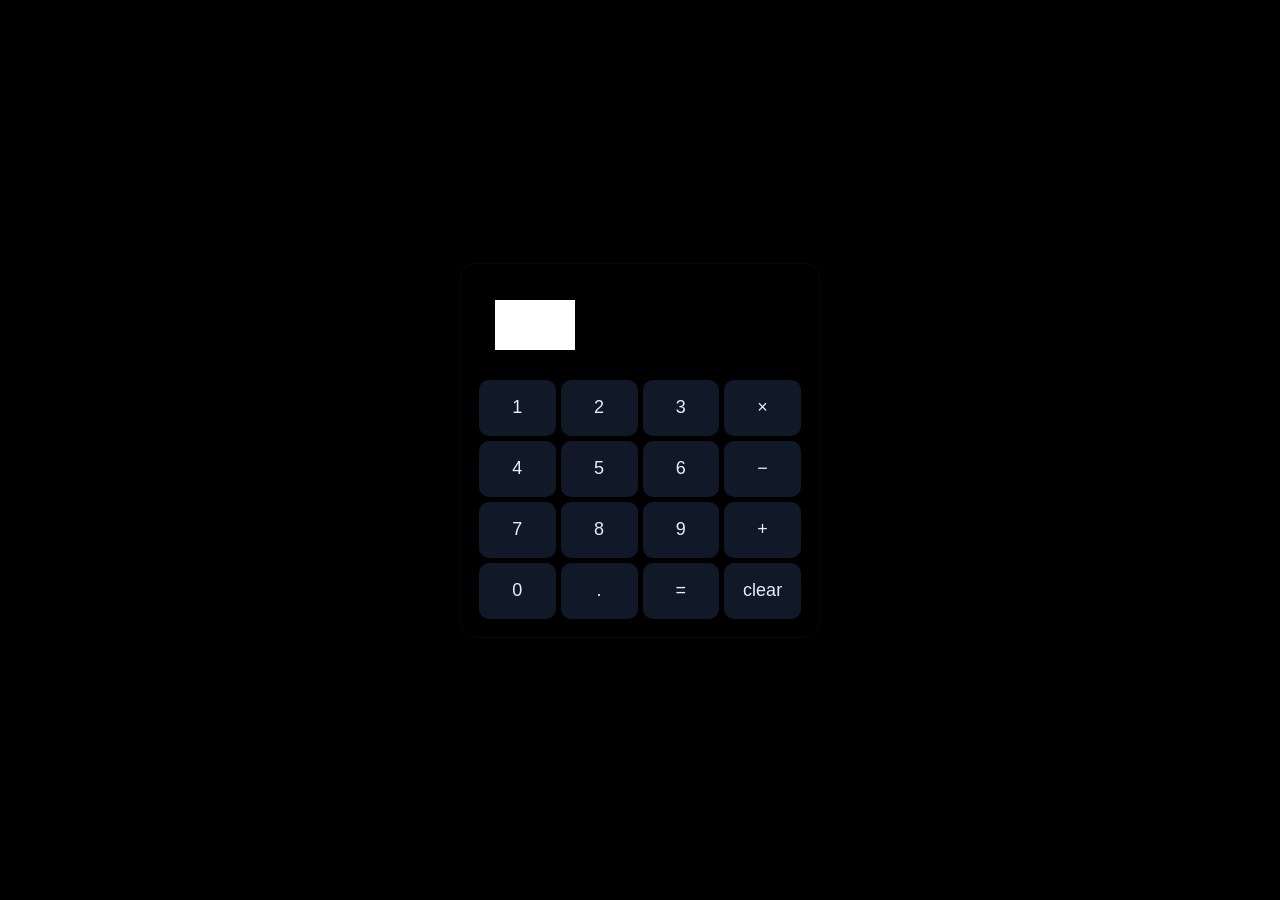
<file: Calc_Task/index.html>
<!doctype html>
<html lang="en">
  <head>
    <meta charset="UTF-8" />
    <meta
      name="viewport"
      content="width=device-width, initial-scale=1.0" />
    <link
      rel="stylesheet"
      href="style.css" />
    <title>Document</title>
  </head>
  <body>
    <!doctype html>
    <html lang="ar">
      <head>
        <meta charset="utf-8" />
        <meta
          name="viewport"
          content="width=device-width, initial-scale=1" />
        <title>calculator</title>
      </head>
      <body>
        <main class="calculator">
          <div
            class="display"
            role="region">
            <div
              class="history"
              id="history">
            </div>
            <div
              class="opv"
              id="opv">
            </div>
            <div
              class="current"
              id="current">
            </div>
          </div>
          <div
            class="keys"
            role="group">


            <button data-value="1">1</button>
            <button data-value="2">2</button>
            <button data-value="3">3</button>
            <button
              class="op"
              data-value="*">
              ×
            </button>
            <button data-value="4">4</button>
            <button data-value="5">5</button>
            <button data-value="6">6</button>
            <button
              class="op"
              data-value="-">
              −
            </button>
            <button data-value="7">7</button>
            <button data-value="8">8</button>
            <button data-value="9">9</button>
            <button
              class="op"
              data-value="+">
              +
            </button>
            <button
              class="zero"
              data-value="0">
              0
            </button>
            <button data-value=".">.</button>
            <button
              class="eq"
              data-value="=">
              =
            </button>
                 <button
              class="clear"
              data-value="C">
              clear
            </button>
          </div>
        </main>
      </body>
    </html>
    <script src="./main.js"></script>
  </body>
</html>
</file>
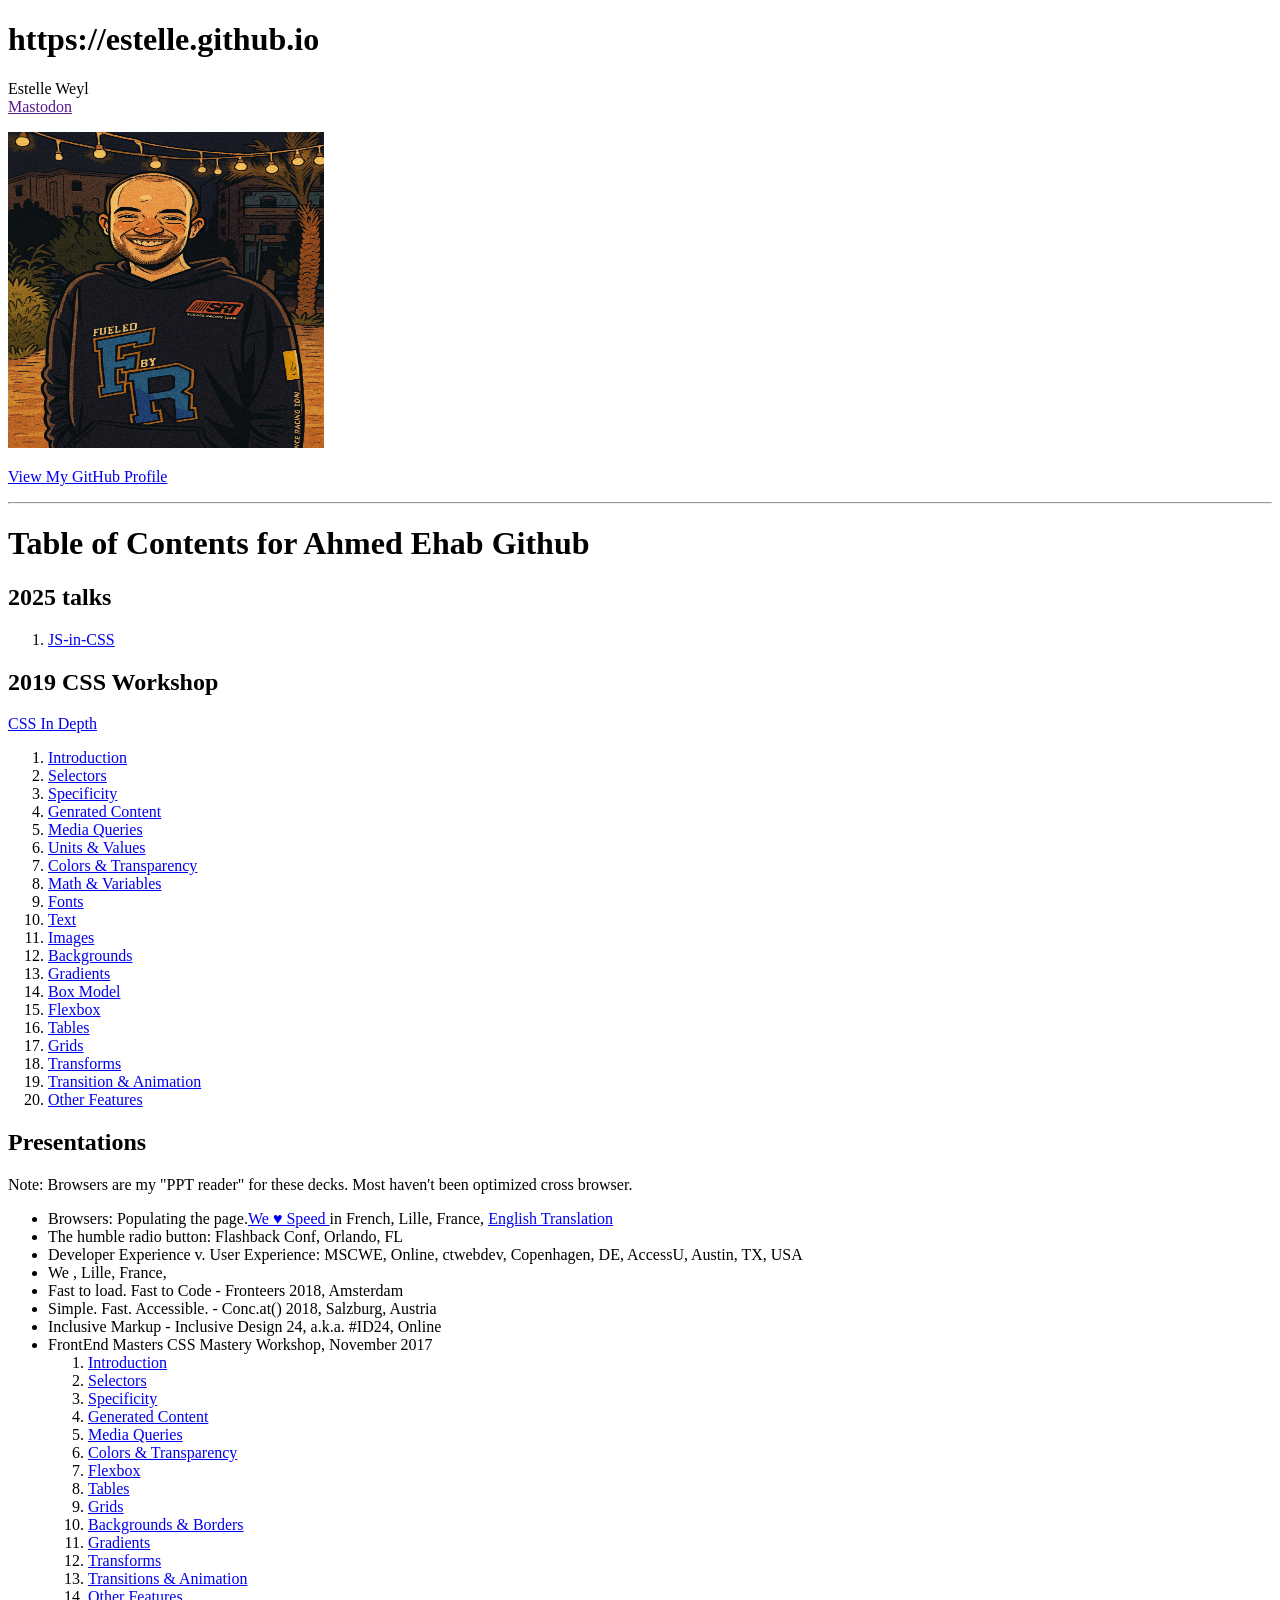
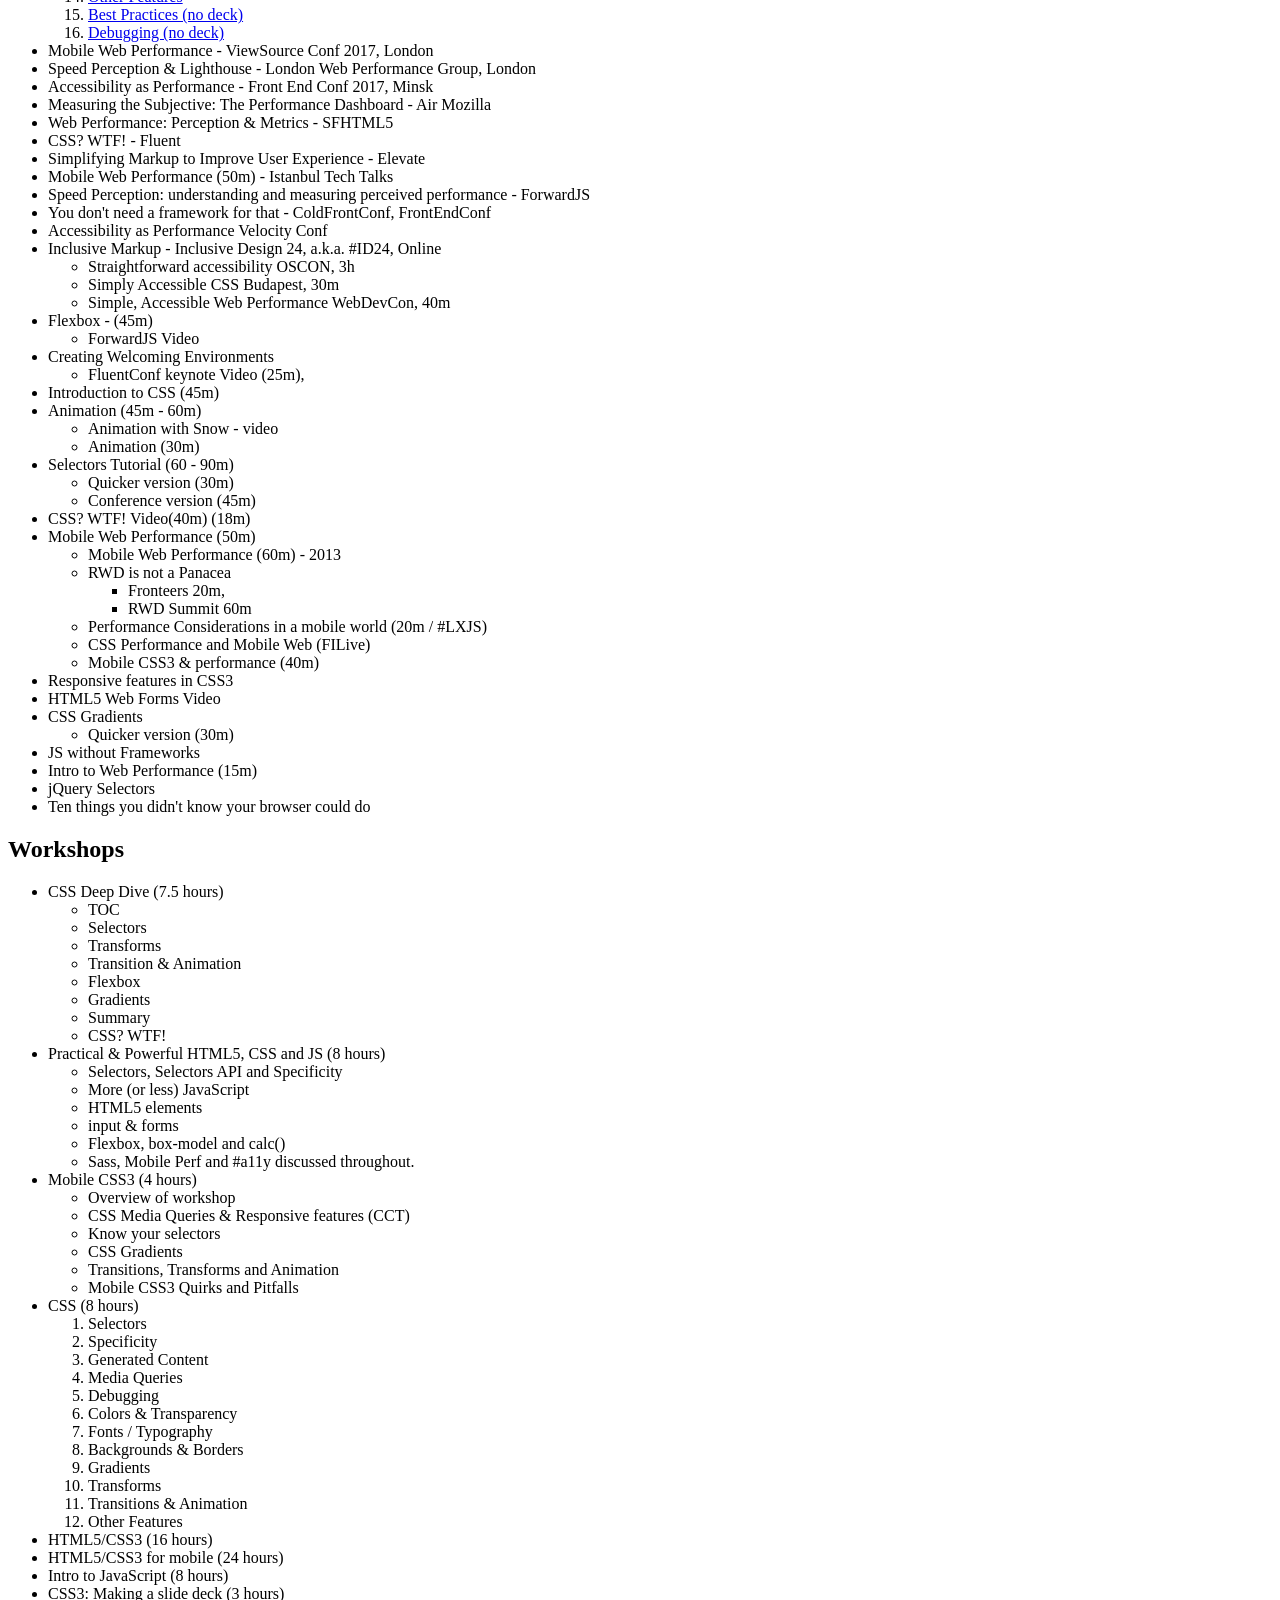
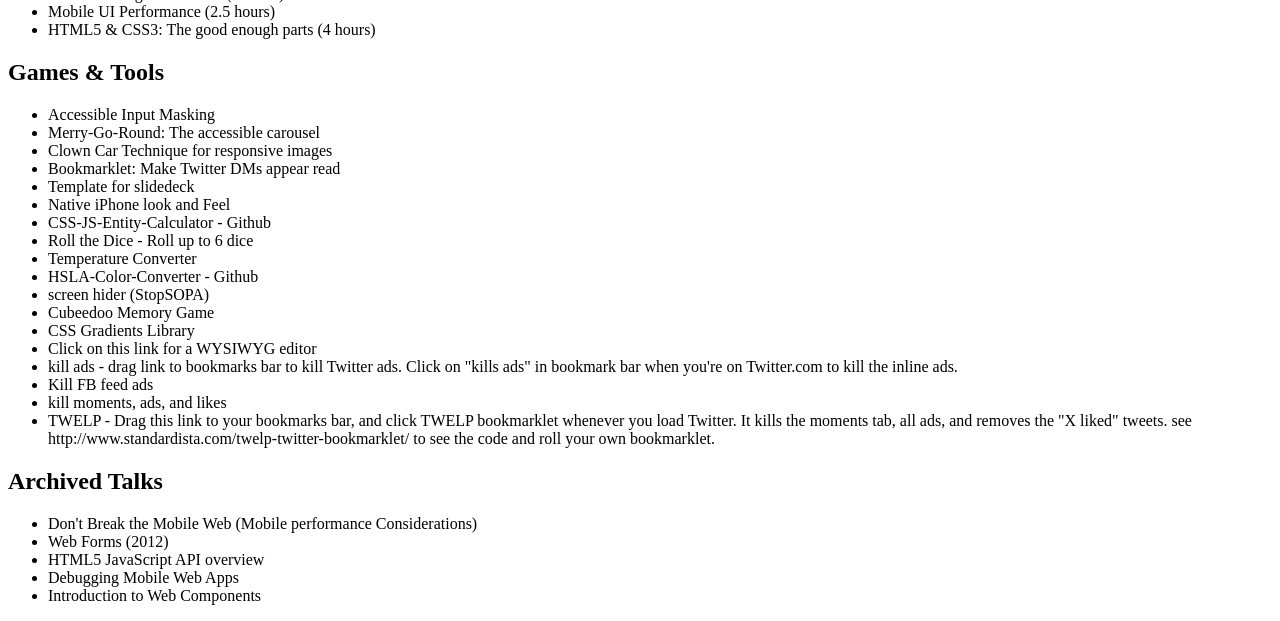
<file: HTML-ONLY/index.html>
<!DOCTYPE html>
<html lang="en">
<head>
    <meta charset="UTF-8">
    <meta name="viewport" content="width=device-width, initial-scale=1.0">
    <title>Task 1 | Ahmed Ehab Mohamed </title>
</head>
<body>
    <h1>https://estelle.github.io</h1>
    <p>
        Estelle Weyl
        <br>
    <a href = "">Mastodon</a>
    </p>
    <img src = "img/me-in-a-cartoon.png" width = "316" height = "316">
    <p>
        <a href = "https://github.com/ahmedehab161">View My GitHub Profile</a>
    </p>
    <hr>
    <h1>Table of Contents for Ahmed Ehab Github</h1>
    <h2>2025 talks</h2>
    <ol>
        <li>
            <a href = "https://estelle.github.io/JS-in-CSS/">
                JS-in-CSS
            </a>
        </li>
    </ol>
    <h2>2019 CSS Workshop</h2>
    <p>
        <a href = "https://estelle.github.io/CSS">
            CSS In Depth
        </a>
    </p>
    <ol>
        <li><a href = "#1">Introduction</a></li>
        <li><a href = "#2">Selectors</a></li>
        <li><a href = "#3">Specificity</a></li>
        <li><a href = "#4">Genrated Content</a></li>
        <li><a href = "#5">Media Queries</a></li>
        <li><a href = "#6">Units & Values</a></li>
        <li><a href = "#7">Colors & Transparency</a></li>
        <li><a href = "#8">Math & Variables</a></li>
        <li><a href = "#9">Fonts</a></li>
        <li><a href = "#0">Text</a></li>
        <li><a href = "#11">Images</a></li>
        <li><a href = "#12">Backgrounds</a></li>
        <li><a href = "#13">Gradients</a></li>
        <li><a href = "#14">Box Model</a></li>
        <li><a href = "#15">Flexbox</a></li>
        <li><a href = "#16">Tables</a></li>
        <li><a href = "#17">Grids</a></li>
        <li><a href = "#18">Transforms</a></li>
        <li><a href = "#19">Transition & Animation</a></li>
        <li><a href = "#20">Other Features</a></li>
    </ol>
    <h2>Presentations</h2>
    <p>Note: Browsers are my "PPT reader" for these decks. Most haven't been optimized cross browser.</p>
    <ul>
        <li>Browsers: Populating the page.<a href = "http://estelle.github.io/browsers/index.html">We ♥️ Speed </a>in French, Lille, France, <a href = "http://estelle.github.io/rendering/index.html">English Translation</a></li>
        <li>The humble radio button: Flashback Conf, Orlando, FL</li>
        <li>Developer Experience v. User Experience: MSCWE, Online, ctwebdev, Copenhagen, DE, AccessU, Austin, TX, USA</li>
        <li>We , Lille, France,</li>
        <li>Fast to load. Fast to Code - Fronteers 2018, Amsterdam</li>
        <li>Simple. Fast. Accessible. - Conc.at() 2018, Salzburg, Austria</li>
        <li>Inclusive Markup - Inclusive Design 24, a.k.a. #ID24, Online</li>
        <li>FrontEnd Masters CSS Mastery Workshop, November 2017</li>
        <ol>
            <li><a href="#">Introduction</a></li>
            <li><a href="#">Selectors</a></li>
            <li><a href="#">Specificity</a></li>
            <li><a href="#">Generated Content</a></li>
            <li><a href="#">Media Queries</a></li>
            <li><a href="#">Colors & Transparency</a></li>
            <li><a href="#">Flexbox</a></li>
            <li><a href="#">Tables</a></li>
            <li><a href="#">Grids</a></li>
            <li><a href="#">Backgrounds & Borders</a></li>
            <li><a href="#">Gradients</a></li>
            <li><a href="#">Transforms</a></li>
            <li><a href="#">Transitions & Animation</a></li>
            <li><a href="#">Other Features</a></li>
            <li><a href="#">Best Practices (no deck)</a></li>
            <li><a href="#">Debugging (no deck)</a></li>
        </ol>
            <li>Mobile Web Performance - ViewSource Conf 2017, London</li>
            <li>Speed Perception & Lighthouse - London Web Performance Group, London</li>
            <li>Accessibility as Performance - Front End Conf 2017, Minsk</li>
            <li>Measuring the Subjective: The Performance Dashboard - Air Mozilla</li>
            <li>Web Performance: Perception & Metrics - SFHTML5</li>
            <li>CSS? WTF! - Fluent</li>
            <li>Simplifying Markup to Improve User Experience - Elevate</li>
            <li>Mobile Web Performance (50m) - Istanbul Tech Talks</li>
            <li>Speed Perception: understanding and measuring perceived performance - ForwardJS</li>
            <li>You don't need a framework for that - ColdFrontConf, FrontEndConf</li>
            <li>Accessibility as Performance Velocity Conf</li>
            <li>
                Inclusive Markup - Inclusive Design 24, a.k.a. #ID24, Online
                <ul>
                    <li>Straightforward accessibility OSCON, 3h</li>
                    <li>Simply Accessible CSS Budapest, 30m</li>
                    <li>Simple, Accessible Web Performance WebDevCon, 40m</li>
                </ul>
            </li>
            <li>
                Flexbox - (45m)
                <ul>
                    <li>ForwardJS Video</li>
                </ul>
            </li>
            <li>
                Creating Welcoming Environments                
                <ul>
                    <li>FluentConf keynote Video (25m),</li>
                </ul>
            </li>
            <li>Introduction to CSS (45m)</li>
            <li>
                Animation (45m - 60m)              
                <ul>
                    <li>Animation with Snow - video</li>
                    <li>Animation (30m)</li>
                </ul>
            </li>
            <li>
                Selectors Tutorial (60 - 90m)              
                <ul>
                    <li>Quicker version (30m)</li>
                    <li>Conference version (45m)</li>
                </ul>
            </li>
            <li>CSS? WTF! Video(40m) (18m)</li>
            <li>
                Mobile Web Performance (50m)
                <ul>
                    <li>Mobile Web Performance (60m) - 2013</li>
                    <li>
                        RWD is not a Panacea
                        <ul>
                            <li>Fronteers 20m,</li>
                            <li>RWD Summit 60m</li>
                        </ul>
                    </li>
                    <li>Performance Considerations in a mobile world (20m / #LXJS)</li>
                    <li>CSS Performance and Mobile Web (FILive)</li>
                    <li>Mobile CSS3 & performance (40m)</li>
                </ul>
            </li>
            <li>Responsive features in CSS3</li>
            <li>HTML5 Web Forms Video</li>
            <li>
                CSS Gradients
                <ul>
                    <li>Quicker version (30m)</li>
                </ul>
            </li>
            <li>JS without Frameworks</li>
            <li>Intro to Web Performance (15m)</li>
            <li>jQuery Selectors</li>
            <li>Ten things you didn't know your browser could do</li>
    </ul>
    <h2>Workshops</h2>
    <ul>
        <li>
            CSS Deep Dive (7.5 hours)
            <ul>
                <li>TOC</li>
                <li>Selectors</li>
                <li>Transforms</li>
                <li>Transition & Animation</li>
                <li>Flexbox</li>
                <li>Gradients</li>
                <li>Summary</li>
                <li>CSS? WTF!</li>
            </ul>
        </li>
        <li>
            Practical & Powerful HTML5, CSS and JS (8 hours)
            <ul>
                <li>Selectors, Selectors API and Specificity</li>
                <li>More (or less) JavaScript</li>
                <li>HTML5 elements</li>
                <li>input & forms</li>
                <li>Flexbox, box-model and calc()</li>
                <li>Sass, Mobile Perf and #a11y discussed throughout.</li>            
            </ul>
        </li>
        <li>
            Mobile CSS3 (4 hours)
            <ul>
                <li>Overview of workshop</li>
                <li>CSS Media Queries & Responsive features (CCT)</li>
                <li>Know your selectors</li>
                <li>CSS Gradients</li>
                <li>Transitions, Transforms and Animation</li>
                <li>Mobile CSS3 Quirks and Pitfalls</li>
            </ul>
        </li>
        <li>
            CSS (8 hours)
            <ol>
                <li>Selectors</li>
                <li>Specificity</li>
                <li>Generated Content</li>
                <li>Media Queries</li>
                <li>Debugging</li>
                <li>Colors & Transparency</li>
                <li>Fonts / Typography</li>
                <li>Backgrounds & Borders</li>
                <li>Gradients</li>
                <li>Transforms</li>
                <li>Transitions & Animation</li>
                <li>Other Features</li>
            </ol>
        </li>
        <li>HTML5/CSS3 (16 hours)</li>
        <li>HTML5/CSS3 for mobile (24 hours)</li>
        <li>Intro to JavaScript (8 hours)</li>
        <li>CSS3: Making a slide deck (3 hours)</li>
        <li>Mobile UI Performance (2.5 hours)</li>
        <li>HTML5 & CSS3: The good enough parts (4 hours)</li>
    </ul>
    <h2>Games & Tools</h2>
    <ul>
        <li>Accessible Input Masking</li>
        <li>Merry-Go-Round: The accessible carousel</li>
        <li>Clown Car Technique for responsive images</li>
        <li>Bookmarklet: Make Twitter DMs appear read</li>
        <li>Template for slidedeck</li>
        <li>Native iPhone look and Feel</li>
        <li>CSS-JS-Entity-Calculator - Github</li>
        <li>Roll the Dice - Roll up to 6 dice</li>
        <li>Temperature Converter</li>
        <li>HSLA-Color-Converter - Github</li>
        <li>screen hider (StopSOPA)</li>
        <li>Cubeedoo Memory Game</li>
        <li>CSS Gradients Library</li>
        <li>Click on this link for a WYSIWYG editor</li>
        <li>kill ads - drag link to bookmarks bar to kill Twitter ads. Click on "kills ads" in bookmark bar when you're on Twitter.com to kill the inline ads.</li>
        <li>Kill FB feed ads</li>
        <li>kill moments, ads, and likes</li>
        <li>
            TWELP - Drag this link to your bookmarks bar, and click TWELP bookmarklet whenever you load Twitter. It kills the moments tab, all ads, and removes the "X liked" tweets. see http://www.standardista.com/twelp-twitter-bookmarklet/ to see the code and roll your own bookmarklet.
        </li>
    </ul>
    <h2>Archived Talks</h2>
    <ul>
        <li>Don't Break the Mobile Web (Mobile performance Considerations)</li>
        <li>Web Forms (2012)</li>
        <li>HTML5 JavaScript API overview</li>
        <li>Debugging Mobile Web Apps</li>
        <li>Introduction to Web Components</li>
    </ul>
</body>
</html>
</file>
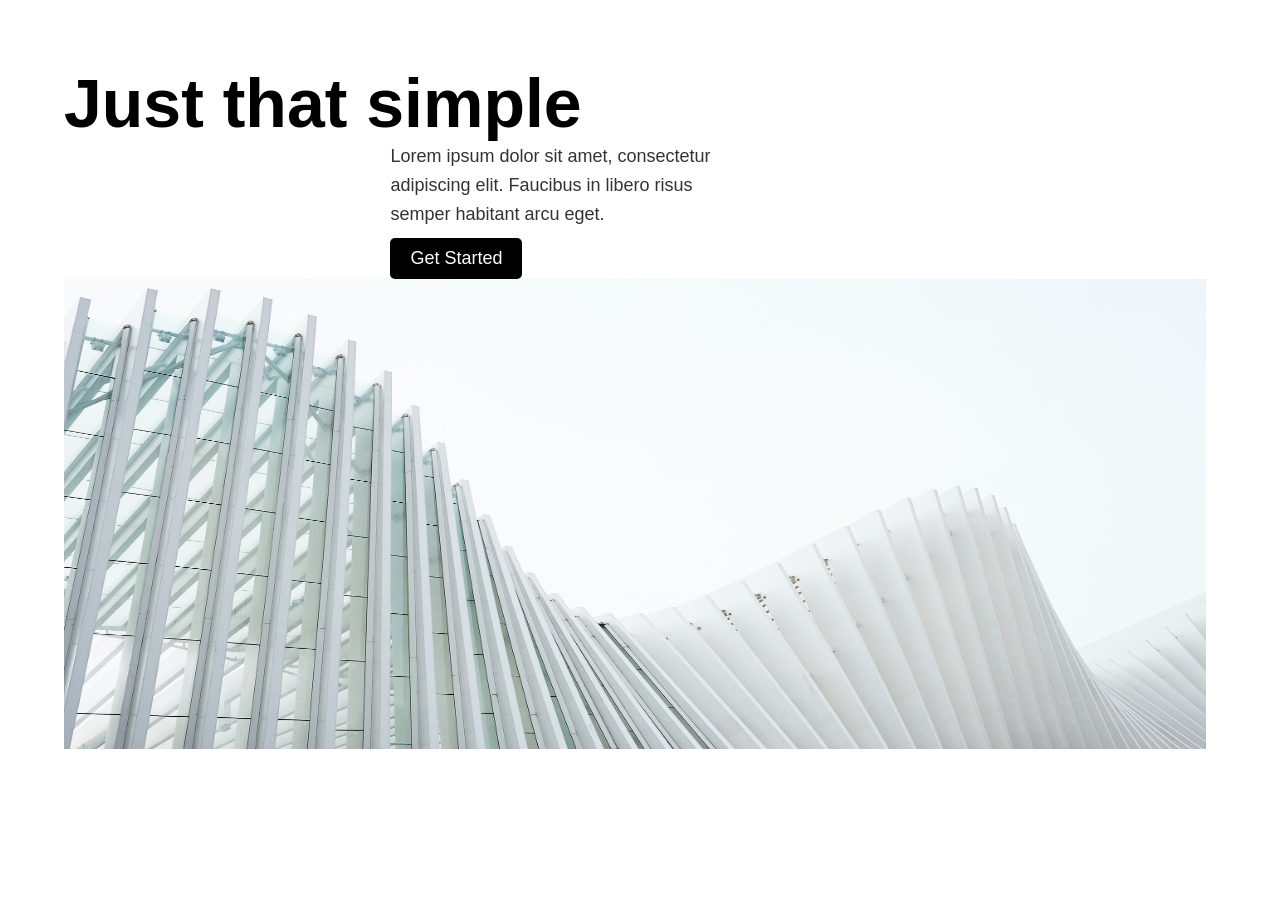
<file: 20_landing_page/page003/index.html>
<!DOCTYPE html>
<html lang="en">
<head>
    <meta charset="UTF-8">
    <meta name="viewport" content="width=device-width, initial-scale=1.0">
    <link rel = "stylesheet" href = "style.css">
    <title>Landing Page 3</title>
</head>
<body>
    <div class = "container">
        <div class = "hero">
            <div class = "hero-h1">
                <h1>Just that simple</h1>
            </div>
            <div class = "text">
                <p>
                    Lorem ipsum dolor sit amet, consectetur 
                    adipiscing elit. Faucibus in libero risus 
                    semper habitant arcu eget.
                </p>
                <a href="#" class="btn">Get Started</a>
            </div>
            <div class = "container-image">
                <img src="./img/p3.jpg" alt="Image">
            </div>
        </div>
    </div>
</body>
</html>
</file>
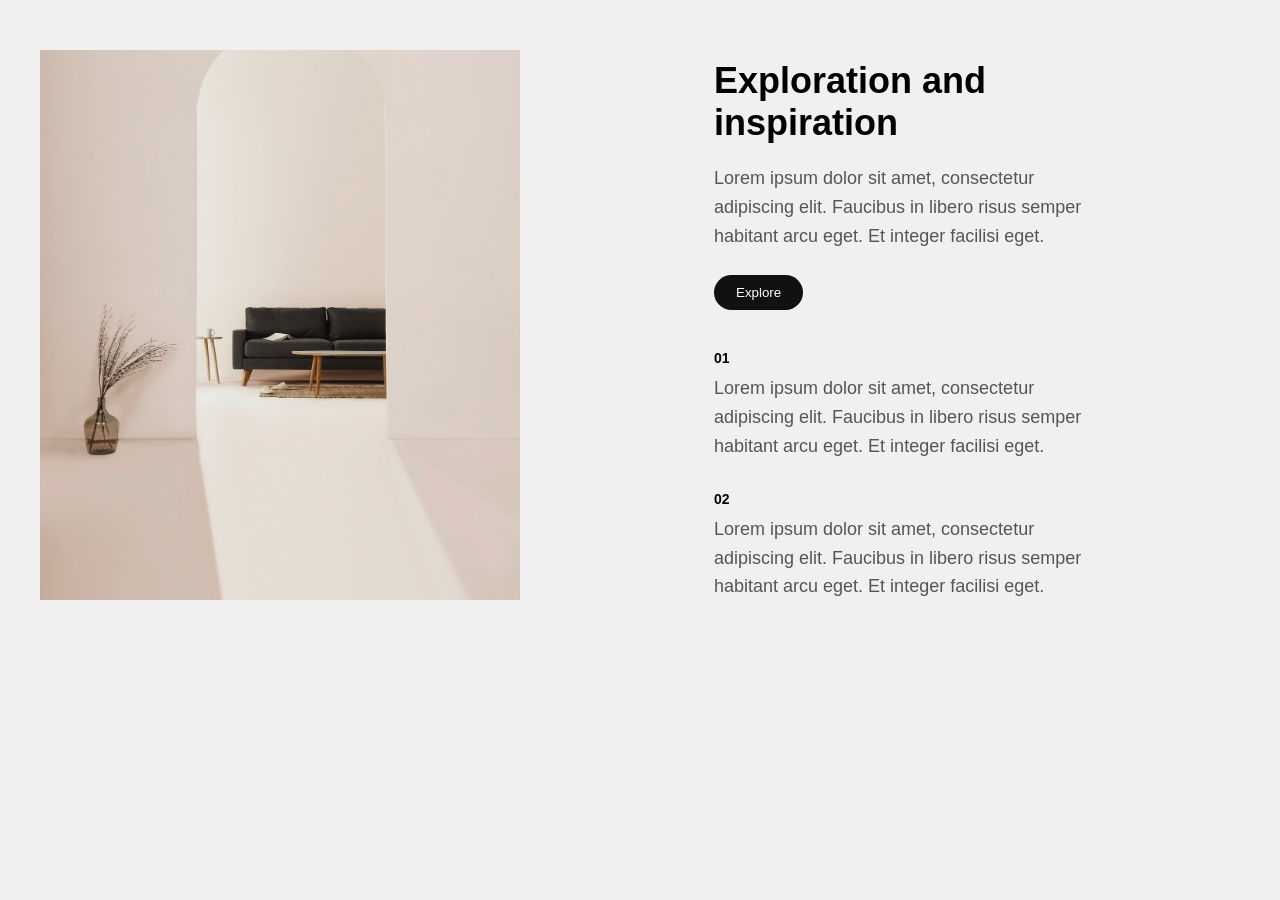
<file: 20_landing_page/page004/index.html>
<!DOCTYPE html>
<html lang="en">
<head>
  <meta charset="UTF-8">
  <title>Landing Page 4</title>
  <link rel="stylesheet" href="style.css">
</head>
<body>

<section class="explore-section">
  <div class="image-box">
    <img src="./img/p4.jpg" alt="Interior Design">
  </div>

  <div class="content-box">
    <h1>Exploration and inspiration</h1>

    <p class="intro">
      Lorem ipsum dolor sit amet, consectetur adipiscing elit.
      Faucibus in libero risus semper habitant arcu eget.
      Et integer facilisi eget.
    </p>

    <button>Explore</button>

    <div class="steps">
      <div class="step">
        <span>01</span>
        <p>
          Lorem ipsum dolor sit amet, consectetur adipiscing elit.
          Faucibus in libero risus semper habitant arcu eget.
          Et integer facilisi eget.
        </p>
      </div>

      <div class="step">
        <span>02</span>
        <p>
          Lorem ipsum dolor sit amet, consectetur adipiscing elit.
          Faucibus in libero risus semper habitant arcu eget.
          Et integer facilisi eget.
        </p>
      </div>
    </div>
  </div>
</section>

</body>
</html>
</file>
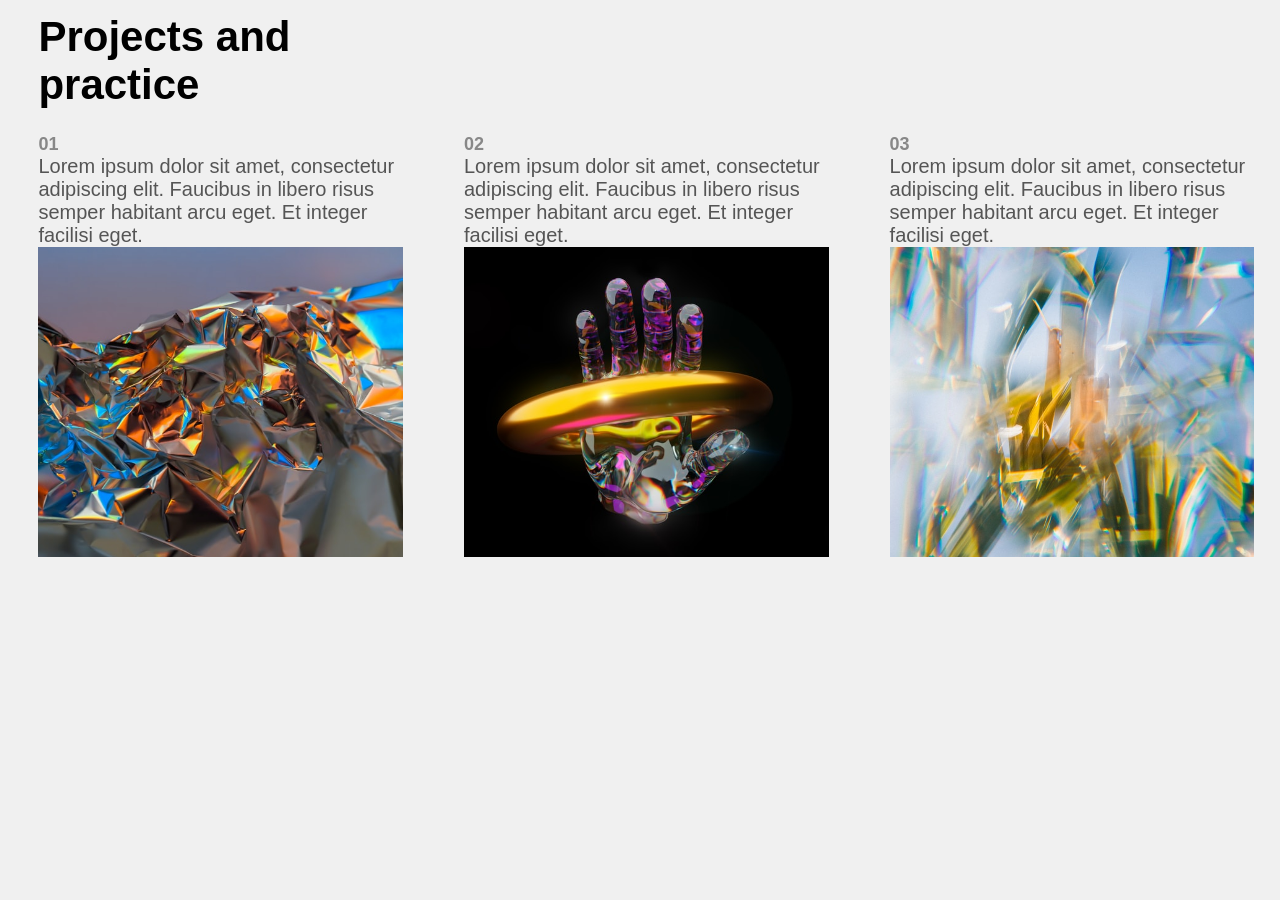
<file: 20_landing_page/page005/index.html>
<!DOCTYPE html>
<html lang="en">
<head>
    <meta charset="UTF-8">
    <meta name="viewport" content="width=device-width, initial-scale=1.0">
    <title>Landing Page 5</title>
    <link rel="stylesheet" href="style.css">
</head>
<body>
    <section class="main-section">
        <div class = "Headline-box">
            <h1>Projects and practice</h1>
        </div>

        <div class = "content-box">
            <div class = "steps">
                <div class = "step">
                    <span>01</span>
                    <p>
                        Lorem ipsum dolor sit amet, consectetur adipiscing elit.
                        Faucibus in libero risus semper habitant arcu eget.
                        Et integer facilisi eget.
                    </p>
                    <div class = "image-box">
                        <img src="./img/1p5.jpg" alt="glass-photo">
                    </div>
                </div>

                <div class = "step">
                    <span>02</span>
                    <p>
                        Lorem ipsum dolor sit amet, consectetur adipiscing elit.
                        Faucibus in libero risus semper habitant arcu eget.
                        Et integer facilisi eget.
                    </p>
                    <div class = "image-box">
                        <img src="./img/2p5.jpg" alt="glass-photo">
                    </div>
                </div>

                <div class = "step">
                    <span>03</span>
                    <p>
                        Lorem ipsum dolor sit amet, consectetur adipiscing elit.
                        Faucibus in libero risus semper habitant arcu eget.
                        Et integer facilisi eget.
                    </p>
                    <div class = "image-box">
                        <img src="./img/3p5.jpg" alt="glass-photo">
                    </div>
                </div>
            </div>
        </div>
    </section>
</body>
</html>
</file>
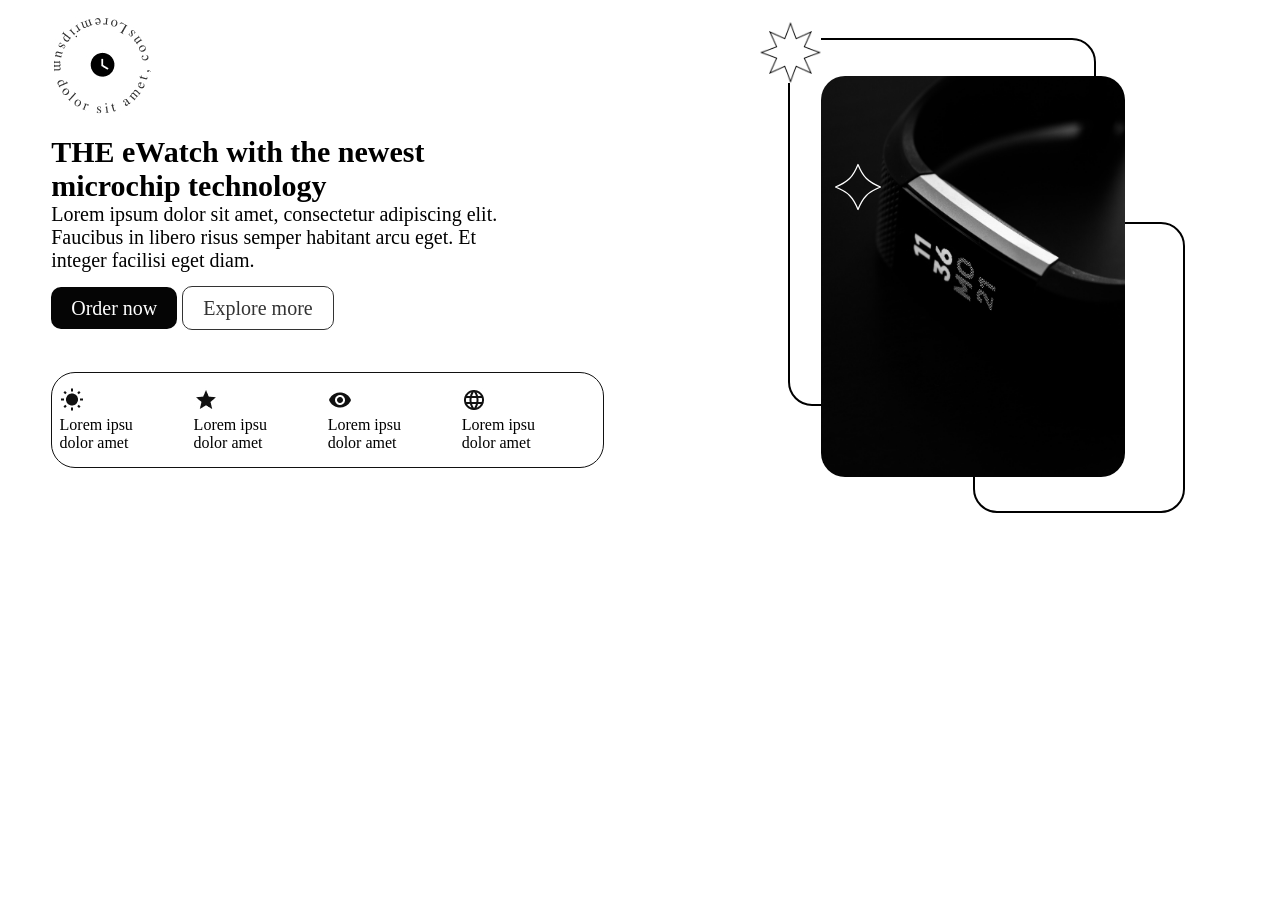
<file: 20_landing_page/page006/index.html>
<!DOCTYPE html>
<html lang="en">
<head>
    <meta charset="UTF-8">
    <meta name="viewport" content="width=device-width, initial-scale=1.0">
    <title>Landing Page 6</title>
    <link rel="stylesheet" href="style.css"/>
</head>
<body>
    <section class="left-section">
        <div class = "text-img">
            <img src="./img/Font_circle.jpg" alt="eWatch Image" class="watch-image"/>
        </div>
        <div class="container">
            <h1 class="title">
                THE eWatch with the 
                newest microchip 
                technology
            </h1>
            <p>
                Lorem ipsum dolor sit amet, consectetur adipiscing 
                elit. Faucibus in libero risus semper habitant arcu 
                eget. Et integer facilisi eget diam.
            </p>
            <div class="button-group">
                <a href="#" class="btn-primary">Order now</a>
                <a href="#" class="btn-secondary">Explore more</a>
            </div>
        </div>
            <div class = "feature-box">
                <div class="feature-item">
                    <img src="./img/Icons (1).jpg" alt="Feature 1 Icon" class="feature-icon"/>
                    <p class="feature-description">
                        Lorem ipsu dolor amet
                    </p>
                </div>
                <div class="feature-item">
                    <img src="./img/Icons (2).jpg" alt="Feature 2 Icon" class="feature-icon"/>
                    <p class="feature-description">
                        Lorem ipsu dolor amet
                    </p>
                </div>
                <div class="feature-item">
                    <img src="./img/Icons (3).jpg" alt="Feature 3 Icon" class="feature-icon"/>
                    <p class="feature-description">
                        Lorem ipsu dolor amet
                    </p>
                </div>
                <div class="feature-item">
                    <img src="./img/Icons (4).jpg" alt="Feature 4 Icon" class="feature-icon"/>
                    <p class="feature-description">
                        Lorem ipsu dolor amet
                    </p>
                </div>
            </div>
    </section>

    <section class="decorative-boxes">
        <div class="box-container">
            <div class = "first-box">
                <img src="./img/Star.jpg" class = "multi-star" alt="eWatch Star"/>
                <div class = "image-box">
                    <img src="./img/1p6.jpg" alt="eWatch Side Image"/>
                </div>
                <div class = "second-box"></div>
            </div>
        </div>
            <div class="top-star">
                <svg viewBox="0 0 200 200" class="star">
                    <path
                    d="M100 10
                        C120 60 140 80 190 100
                        C140 120 120 140 100 190
                        C80 140 60 120 10 100
                        C60 80 80 60 100 10 Z"
                    fill="none"
                    stroke="white"
                    stroke-width="5"
                    stroke-linejoin="round"
                    />
                </svg>
            </div>
            <div class="bottom-star">
                <svg viewBox="0 0 200 200" class="star">
                    <path
                    d="M100 10
                        C120 60 140 80 190 100
                        C140 120 120 140 100 190
                        C80 140 60 120 10 100
                        C60 80 80 60 100 10 Z"
                    fill="none"
                    stroke="white"
                    stroke-width="5"
                    stroke-linejoin="round"
                    />
                </svg>
            </div>
            </section>
</body>
</html>
</file>
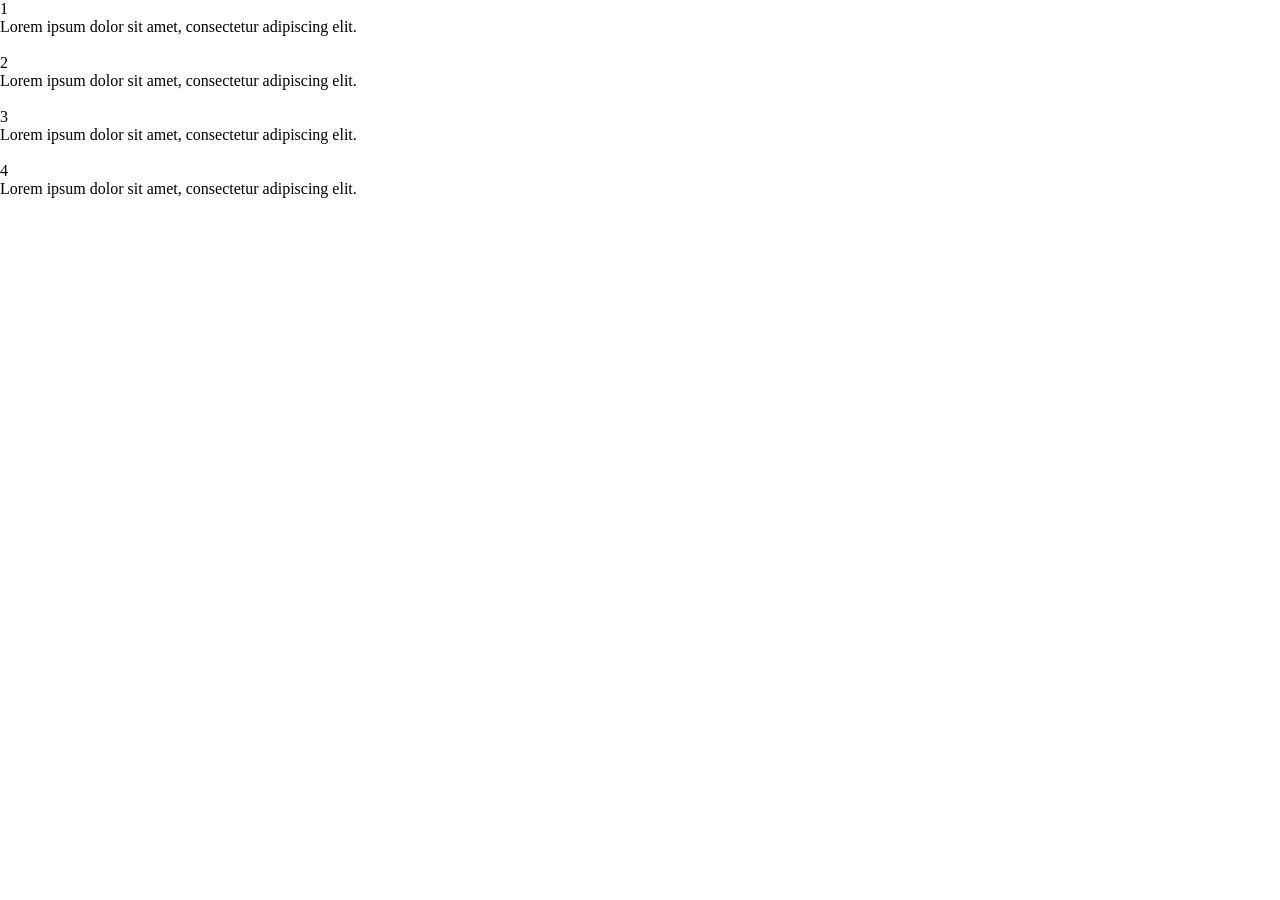
<file: 20_landing_page/page007/index.html>
<!DOCTYPE html>
<html lang="en">
<head>
    <meta charset="UTF-8">
    <meta name="viewport" content="width=device-width, initial-scale=1.0">
    <title>Landing Page 7</title>
    <link rel = "stylesheet" href = "./style.css"> 
</head>
<body>
    <div class = "container">
        <div class = "title-container">
            <h1></h1>
        </div>
        <div class = "media">
            <div class = "card">
                <span>1</span>
                <p>
                    Lorem ipsum dolor sit amet, consectetur adipiscing elit.
                </p>
                <div class = "photo">
                    <img class = "img" href = "#">
                </div>
            </div>
            <div class = "card">
                <span>2</span>
                <p>
                    Lorem ipsum dolor sit amet, consectetur adipiscing elit.
                </p>
                <div class = "photo">
                    <img class = "img" href = "#">
                </div>
            </div>
            <div class = "card">
                <span>3</span>
                <p>
                    Lorem ipsum dolor sit amet, consectetur adipiscing elit.
                </p>
                <div class = "photo">
                    <img class = "img" href = "#">
                </div>
            </div>
            <div class = "card">
                <span>4</span>
                <p>
                    Lorem ipsum dolor sit amet, consectetur adipiscing elit.
                </p>
                <div class = "photo">
                    <img class = "img" href = "#">
                </div>
            </div>
        </div>
    </div>
</body>
</html>
</file>
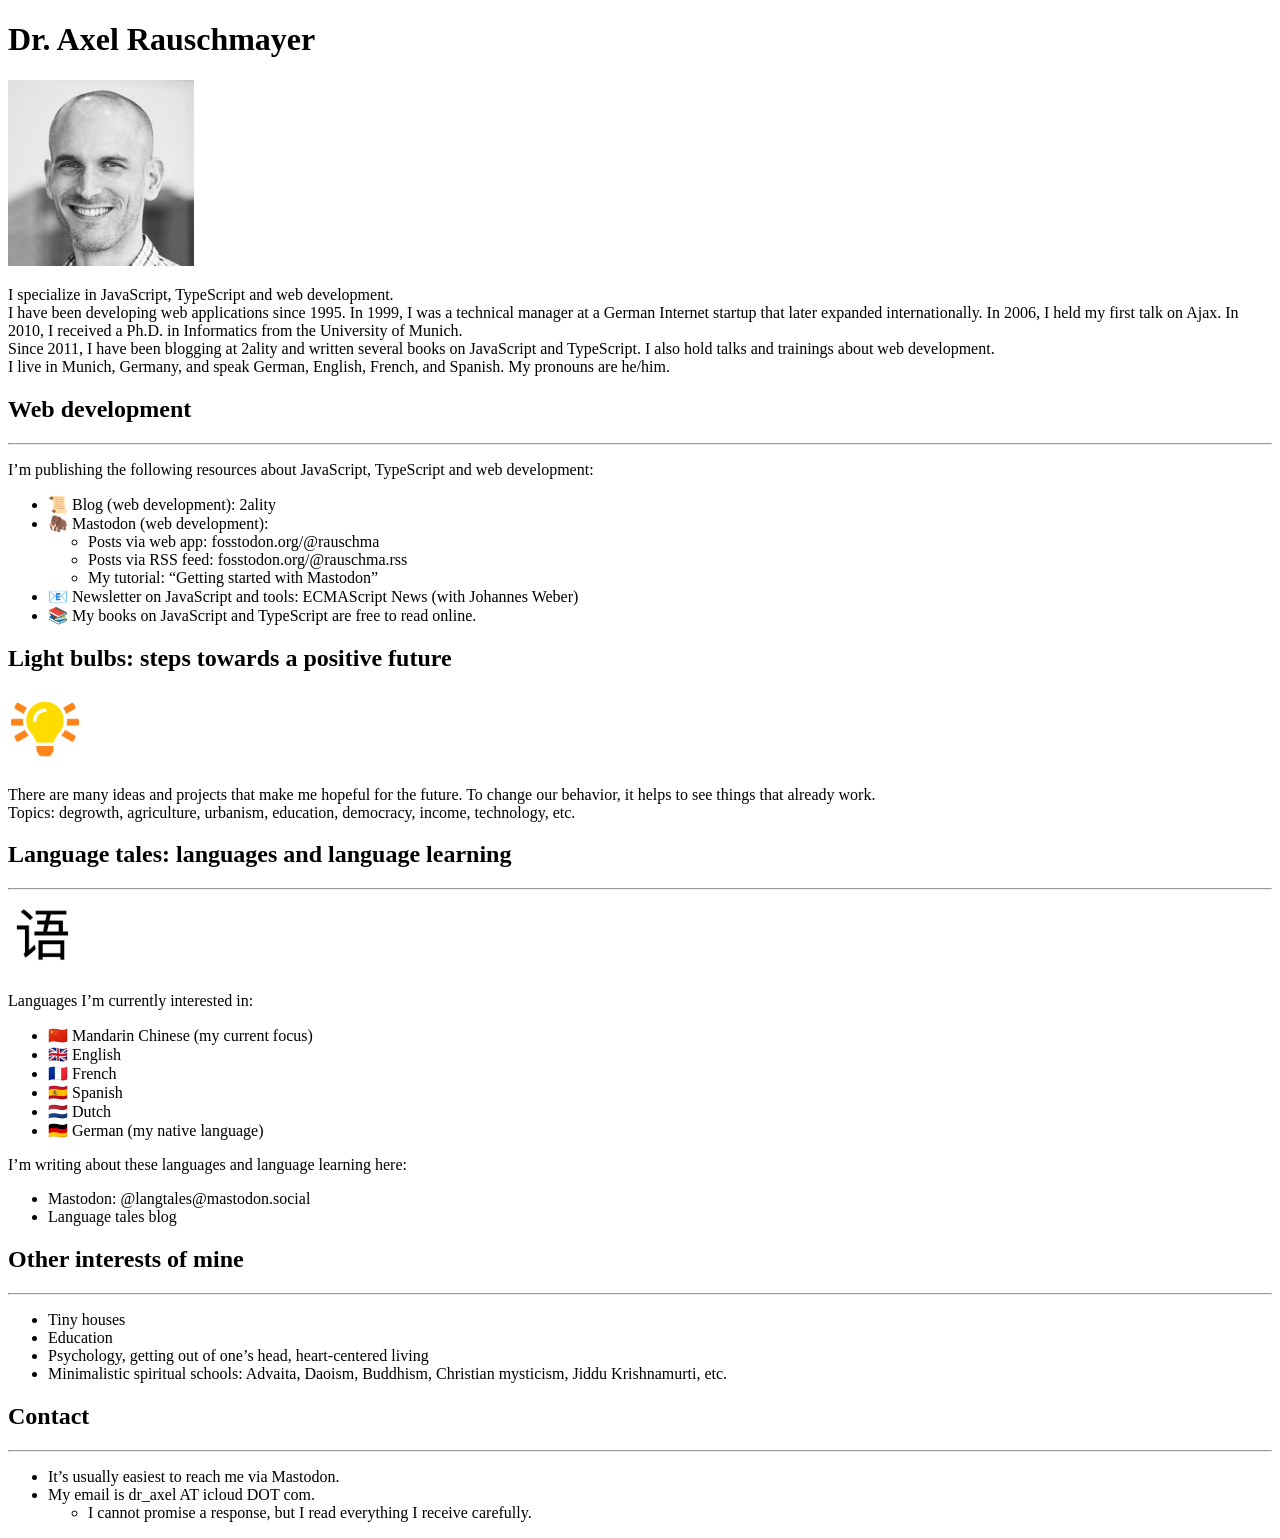
<file: HTML-ONLY/index2.html>
<!DOCTYPE html>
<html lang="en">
<head>
    <meta charset="UTF-8">
    <meta name="viewport" content="width=device-width, initial-scale=1.0">
    <title>Task 2 | Ahmed ehab mohamed</title>
</head>
<body>
    <h1>Dr. Axel Rauschmayer</h1>
    <img src = "img/axel-head.jpg" height="186" width="186">
    <p>
        I specialize in JavaScript, TypeScript and web development.<br>

        I have been developing web applications since 1995. In 1999, I was a technical manager at a German Internet startup that later expanded internationally. In 2006, I held my first talk on Ajax. In 2010, I received a Ph.D. in Informatics from the University of Munich.<br>

        Since 2011, I have been blogging at 2ality and written several books on JavaScript and TypeScript. I also hold talks and trainings about web development.<br>

        I live in Munich, Germany, and speak German, English, French, and Spanish. My pronouns are he/him.
    </p>
    <h2>Web development</h2><hr>
    <p>
        I’m publishing the following resources about JavaScript, TypeScript and web development:
    </p>
    <ul>
        <li>📜 Blog (web development): 2ality</li>
        <li>
            🦣 Mastodon (web development):
            <ul>
                <li>Posts via web app: fosstodon.org/@rauschma</li>
                <li>Posts via RSS feed: fosstodon.org/@rauschma.rss</li>
                <li>My tutorial: “Getting started with Mastodon”</li>
            </ul>
        </li>
        <li>📧 Newsletter on JavaScript and tools: ECMAScript News (with Johannes Weber)</li>
        <li>📚 My books on JavaScript and TypeScript are free to read online.</li>
    </ul>
    <h2>Light bulbs: steps towards a positive future</h2>
    <img src = "img/light-bulbs-logo.jpg" width="74" height="74">
    <p>
        There are many ideas and projects that make me hopeful for the future. To change our behavior, it helps to see things that already work.

        <br>Topics: degrowth, agriculture, urbanism, education, democracy, income, technology, etc.
    </p>
    <h2>Language tales: languages and language learning</h2>
    <hr>
    <img src = "img/langtales-logo.jpg" height="74" width="74">
    <p>Languages I’m currently interested in:</p>
    <ul>
        <li>🇨🇳 Mandarin Chinese (my current focus)</li>
        <li>🇬🇧 English</li>
        <li>🇫🇷 French</li>
        <li>🇪🇸 Spanish</li>
        <li>🇳🇱 Dutch</li>
        <li>🇩🇪 German (my native language)</li>
    </ul>
    <p>I’m writing about these languages and language learning here:</p>
    <ul>
        <li>Mastodon: @langtales@mastodon.social</li>
        <li>Language tales blog</li>
    </ul>
    <h2>Other interests of mine</h2>
    <hr>
    <ul>
        <li>Tiny houses</li>
        <li>Education</li>
        <li>Psychology, getting out of one’s head, heart-centered living</li>
        <li>Minimalistic spiritual schools: Advaita, Daoism, Buddhism, Christian mysticism, Jiddu Krishnamurti, etc.</li>
    </ul>
    <h2>Contact</h2>
    <hr>
    <ul>
        <li>It’s usually easiest to reach me via Mastodon.</li>
        <li>
            My email is dr_axel AT icloud DOT com.
            <ul>
                <li>I cannot promise a response, but I read everything I receive carefully.</li>
            </ul>
        </li>
    </ul>
</body>
</html>
</file>
<file: Calc_Task/style.css>
:root {
  --btn: #111827;
  --btn-eq: #06b6d4;
}
* {
  box-sizing: border-box;
}
html,
body {
  height: 100%;
  background-color: black;
}
body {
  margin: 0;
  display: flex;
  align-items: center;
  justify-content: center;
  padding: 24px;
}
.calculator {
  width: 360px;
  max-width: 100%;
  border-radius: 16px;
  padding: 18px;
  border: 1px solid rgba(255, 255, 255, 0.03);
}
.display {
  height: 86px;
  border-radius: 12px;
  padding: 12px 16px;
  display: flex;
  flex-direction: column;
  justify-content: center;
  gap: 6px;
  color: #e6eef6;
  margin-bottom: 12px;
}
.history {
  font-size: 13px;
  text-align: right;
  white-space: nowrap;
  overflow: hidden;
}
.current {
  background-color: white;
  font-size: 28px;
  color: black;
  font-weight: 600;
  text-align: right;
}
.keys {
  display: grid;
  grid-template-columns: repeat(4, 1fr);
  gap: 5px;
}
button {
  height: 56px;
  border-radius: 10px;
  border: none;
  background: var(--btn);
  color: #e6eef6;
  font-size: 18px;
  cursor: pointer;
}
button:active {
  transform: translateY(1px);
}

.opv{
  background-color: white;
  width: 80px;
  height: 80px;
  color: black;
  font-size: 28px;
}
</file>
<file: 20_landing_page/page003/style.css>
* {
    margin: 0;
    padding: 0;
    box-sizing: border-box;
    font-family: Arial, Helvetica, sans-serif;
    /* overflow-x: hidden; */
}

body {
    background: #ffffff;
    
}

.container{
    width: 85%;
    margin: 5% 0px 0px 5%;
}

.hero-h1{
    font-size: 34px;
    color: #000000;
}

h1{
    float: left;
}

.hero .text{
    width: 340px;
    float: left;
}

.text{
    margin-left: 30%;
}

.text p{
    line-height: 1.6;
    color: #333333;
    font-size: 18px;
}

.btn{
    background: #000000;
    color: #ffffff;
    padding: 10px 20px;
    text-decoration: none;
    border-radius: 5px;
    font-size: 18px;
    margin-top: 10px;
    display: inline-block;
}

.container-image img{
    height: 470px;
    width: 105%;
}
</file>
<file: 20_landing_page/page004/style.css>
* {
    margin: 0;
    padding: 0;
    box-sizing: border-box;
    font-family: Arial, Helvetica, sans-serif;
}

body {
    background: #f0f0f0;
}

.explore-section {
    display: flex;
    width: 1200px;
    height: 550px;
    margin: 50px auto;
}

.image-box {
    width: 40%;
}

.image-box img {
    width: 100%;
    height: 100%;
    object-fit: cover;
}

.content-box {
    width: 42%;
    padding: 10px 50px 0px 50px;
    margin-left: 12%;
}

.content-box h1 {
    font-size: 36px;
    margin-bottom: 20px;
}

.content-box .intro {
    font-size: 18px;
    color: #555;
    line-height: 1.6;
    margin-bottom: 25px;
}

/* Button */
.content-box button {
    background: #111;
    color: #fff;
    border: none;
    padding: 10px 22px;
    border-radius: 20px;
    cursor: pointer;
    margin-bottom: 40px;
}

/* Steps */
.steps .step {
    margin-bottom: 30px;
}

.steps span {
    font-weight: bold;
    font-size: 14px;
    display: block;
    margin-bottom: 8px;
}

.steps p {
    font-size: 18px;
    color: #555;
    line-height: 1.6;
}
</file>
<file: 20_landing_page/page005/style.css>
*{
    margin: 0;
    padding: 0;
    box-sizing: border-box;
    font-family: Arial,Helvetica,sans-serif;
}

body {
    background: #f0f0f0;
}

.Headline-box{
    font-size: 28px;
    font-weight: bold;
    width: 30%;
    margin: 1% 0% 2% 3%;
}

.content-box {
    margin-left: 3%;
    width: 95%;
}

.image-box img {
    width: 100%;
    height: 310px;
    object-fit: cover;
}

.steps {
    display: flex;
    gap: 5%;
}

.steps span{
    font-size: 18px;
    font-weight: bold;
    color: #888;
    display: block;
}

.steps p {
    font-size: 20px;
    color: #555;
}
</file>
<file: 20_landing_page/page006/style.css>
*{
    margin: 0;
    padding: 0;
    box-sizing: border-box;
}

body{
    display: flex;
    margin-left: 4%;
}

.left-section{
    width: 60%;
    height: 100%;
    display: flex;
    flex-direction: column;
}

.container{
    width: 65%;
    height: 55%;
    font-size: 20px;
}

.text-img{
    margin: 2% 0%;
}

.button-group{
    margin-top: 25px;
}

.btn-primary{
    color: white;
    padding: 10px 20px;
    background-color: #050505;
    border-radius: 10px;
    cursor: pointer;
    text-decoration: none;
}

.btn-secondary {
    color: #333333;
    padding: 10px 20px;
    border: none;
    border: 1px solid #333333;
    border-radius: 10px;
    cursor: pointer;
    text-decoration: none;
}

.feature-box {
    display: flex;
    margin-top: 7%;
    width: 75%;
    padding: 2% 1%;
    border: 1px solid #111111;
    border-radius: 24px;
}

.feature-item{
    margin-right: 35px;
    font-size: 16px;
    font-weight: 400;
    text-align: left;
}

.box-container {
    margin-top: 10%;
    margin-right: 10%;
    display: flex;
}

.image-box {
    width: 100%;
    height: 110%;
    display: flex;
    justify-content: center;
    align-items: center;
    overflow: hidden;
    border-radius: 24px;
    position: absolute;
    top: 10%;
    left: 10%;
    z-index: 1;
}

.image-box img {
    width: 100%;
    height: 120%;
}

.multi-star{
    position: absolute;
    width: 20%;
    top: -5%;
    left: -10%;
}

.first-box {
    width: 380px;
    height: 368px;
    border: 2px solid black;
    border-radius: 24px;
    margin-right: 10%;
    position: relative;
}

.second-box {
    width: 70%;
    height: 80%;
    border: 2px solid black;
    border-radius: 24px;
    position: absolute;
    top: 50%;
    right: -30%;
}

.top-star {
    position: absolute;
    top: 18%;
    right: 31%;
    z-index: 2;
}

.bottom-star {
    position: absolute;
    top: 68%;
    right: 15%;
    z-index: 2;
}

.star {
    height: 50px;
}
</file>
<file: 20_landing_page/page007/style.css>
*{
    margin: 0;
    padding: 0;
    box-sizing: border-box;
}
</file>
